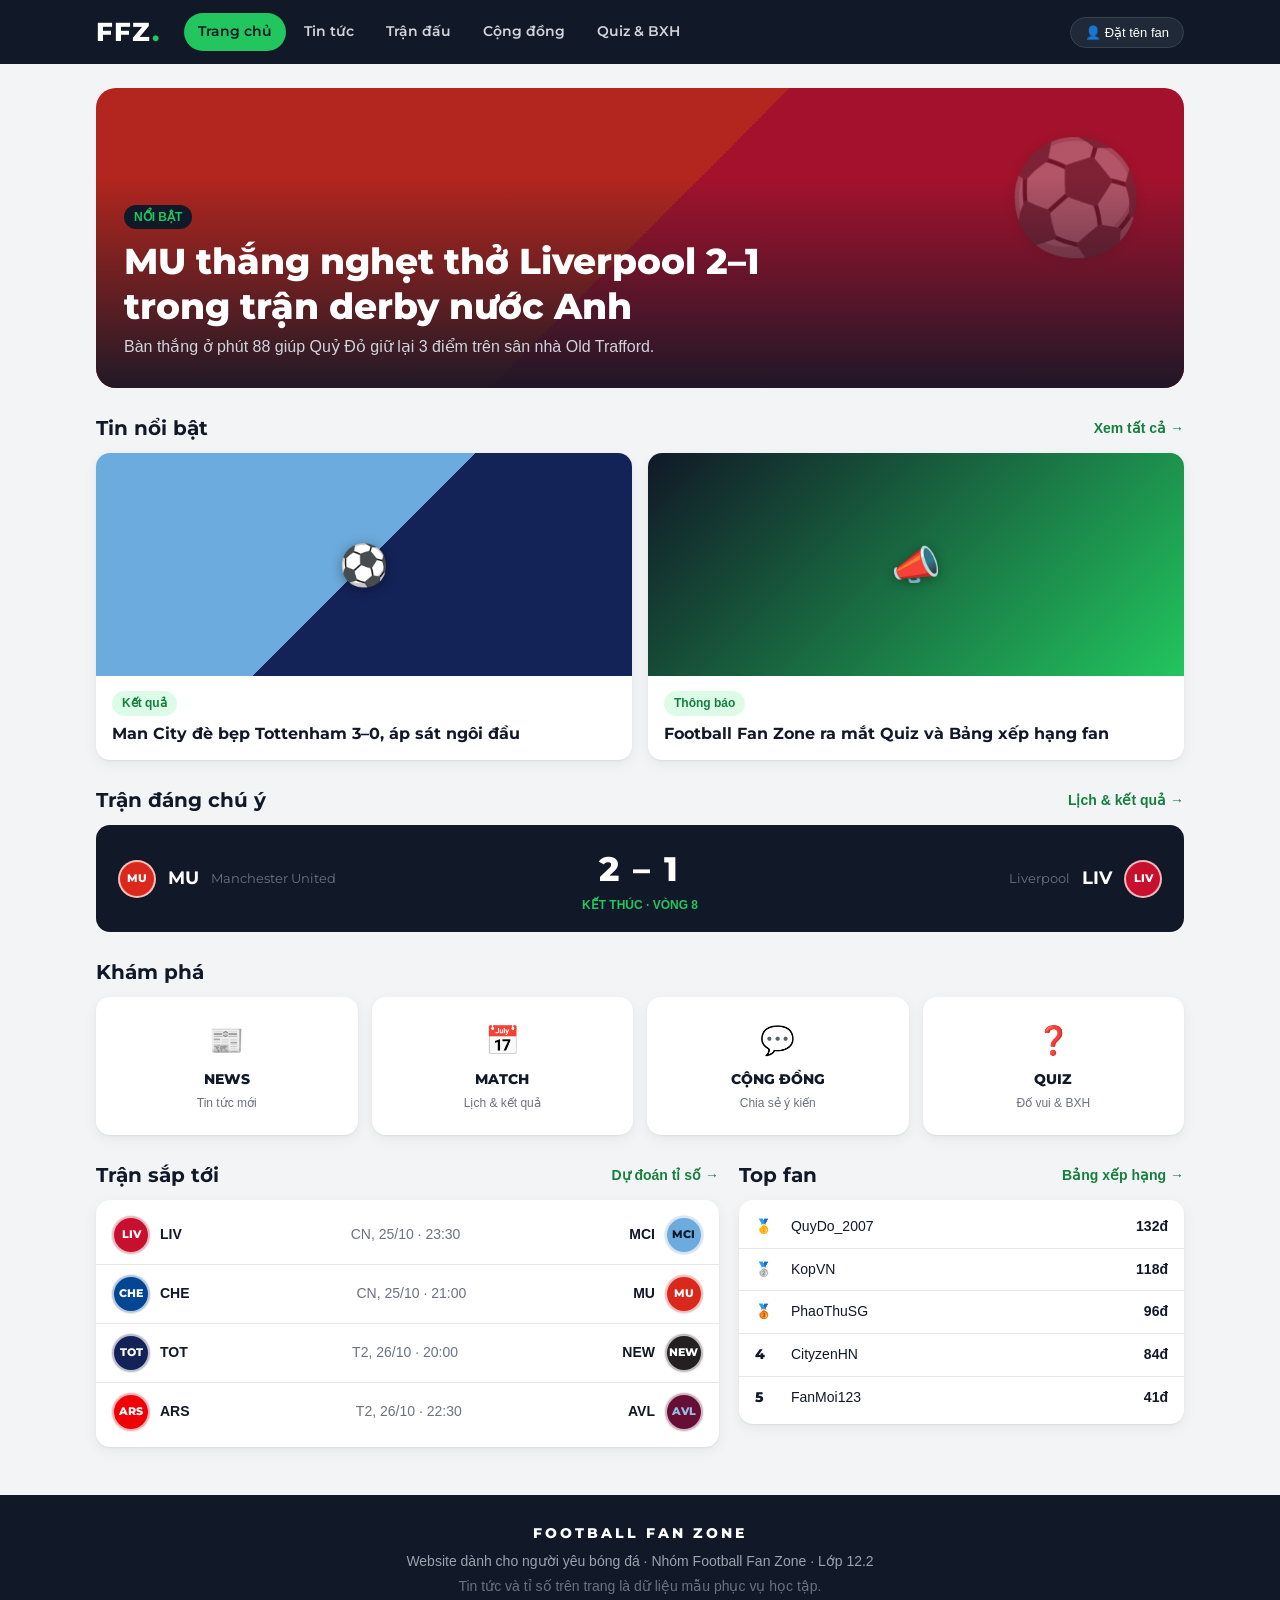
<file: index.html>
<!DOCTYPE html>
<html lang="vi">
<head>
<meta charset="UTF-8">
<meta name="viewport" content="width=device-width, initial-scale=1.0">
<title>Football Fan Zone – Trang chủ</title>
<meta name="description" content="Football Fan Zone – tin tức, lịch thi đấu, cộng đồng và quiz dành cho người yêu bóng đá.">
<link rel="icon" href="data:image/svg+xml,<svg xmlns='http://www.w3.org/2000/svg' viewBox='0 0 100 100'><text y='.9em' font-size='90'>⚽</text></svg>">
<link rel="preconnect" href="https://fonts.googleapis.com">
<link rel="preconnect" href="https://fonts.gstatic.com" crossorigin>
<link href="https://fonts.googleapis.com/css2?family=Montserrat:wght@600;700;800&display=swap" rel="stylesheet">
<link rel="stylesheet" href="style.css">
</head>
<body>
<main class="container" id="home"></main>
<script src="data.js"></script>
<script src="common.js"></script>
<script src="ranking.js"></script>
<script src="home.js"></script>
</body>
</html>
</file>
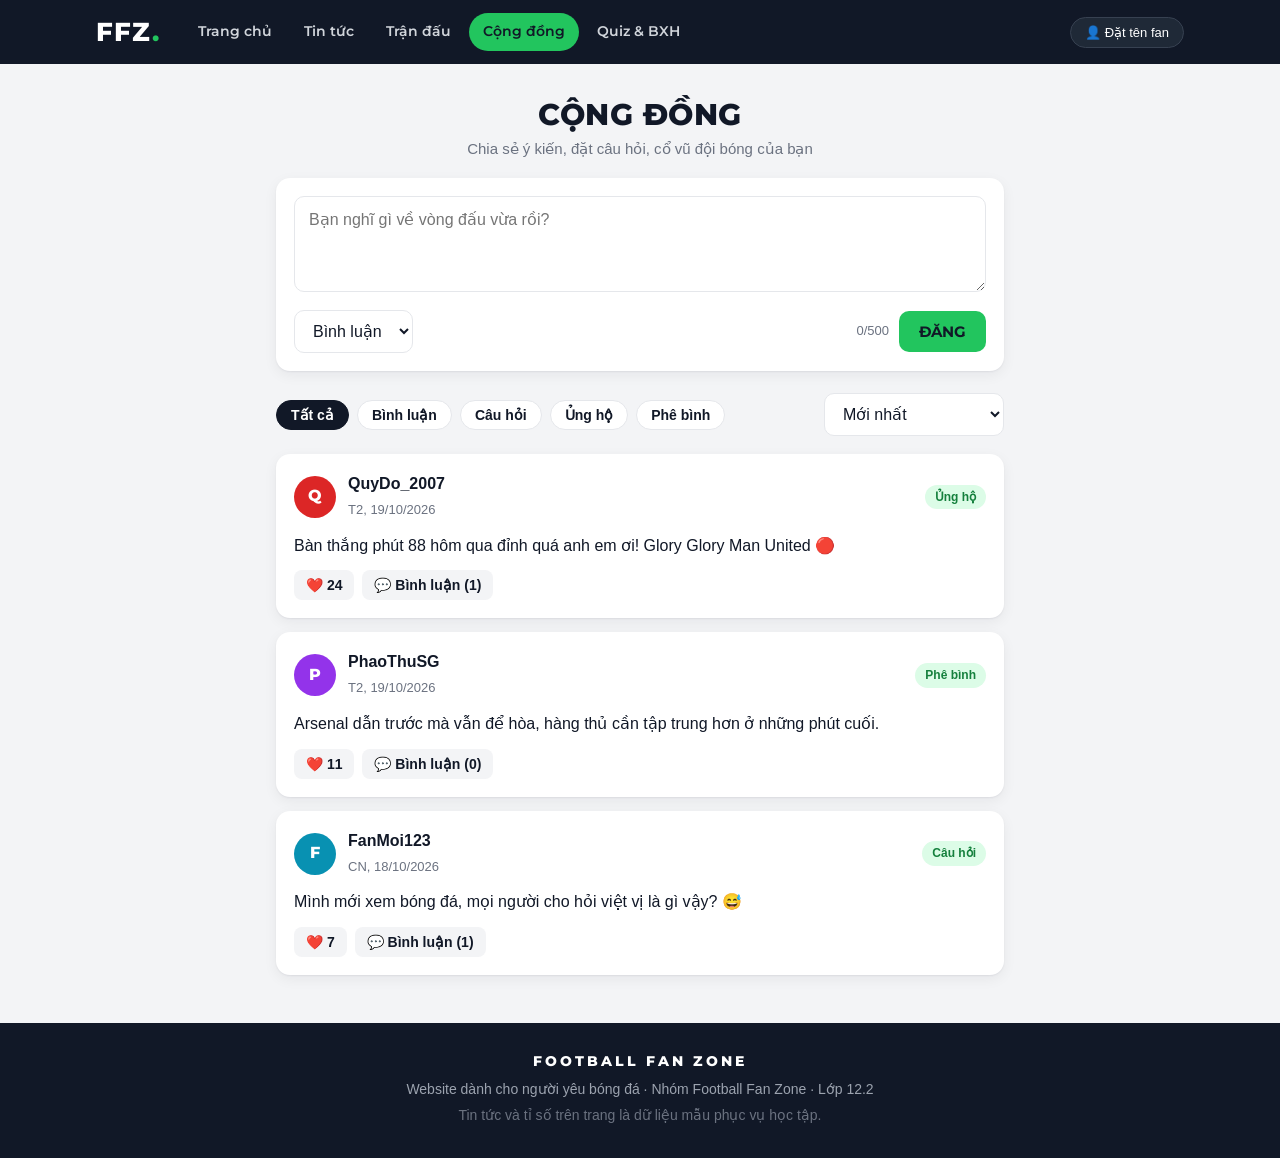
<file: community.html>
<!DOCTYPE html>
<html lang="vi">
<head>
<meta charset="UTF-8">
<meta name="viewport" content="width=device-width, initial-scale=1.0">
<title>Cộng đồng – Football Fan Zone</title>
<meta name="description" content="Football Fan Zone – tin tức, lịch thi đấu, cộng đồng và quiz dành cho người yêu bóng đá.">
<link rel="icon" href="data:image/svg+xml,<svg xmlns='http://www.w3.org/2000/svg' viewBox='0 0 100 100'><text y='.9em' font-size='90'>⚽</text></svg>">
<link rel="preconnect" href="https://fonts.googleapis.com">
<link rel="preconnect" href="https://fonts.gstatic.com" crossorigin>
<link href="https://fonts.googleapis.com/css2?family=Montserrat:wght@600;700;800&display=swap" rel="stylesheet">
<link rel="stylesheet" href="style.css">
</head>
<body>
<main class="container community-wrap">
  <h1 class="page-title">Cộng đồng<small>Chia sẻ ý kiến, đặt câu hỏi, cổ vũ đội bóng của bạn</small></h1>
  <form class="card composer" id="postForm">
    <textarea id="postContent" maxlength="500" placeholder="Bạn nghĩ gì về vòng đấu vừa rồi?"></textarea>
    <div class="composer-row">
      <select id="postTag">
        <option>Bình luận</option><option>Câu hỏi</option><option>Ủng hộ</option><option>Phê bình</option>
      </select>
      <span class="count" id="postCount">0/500</span>
      <button class="btn" type="submit">ĐĂNG</button>
    </div>
  </form>
  <div class="toolbar" style="margin-top:22px">
    <div class="chips" id="postFilters"></div>
    <select id="postSort" style="max-width:180px">
      <option value="new">Mới nhất</option><option value="hot">Nhiều thích nhất</option>
    </select>
  </div>
  <div id="postList"></div>
</main>
<script src="data.js"></script>
<script src="common.js"></script>
<script src="community.js"></script>
</body>
</html>
</file>
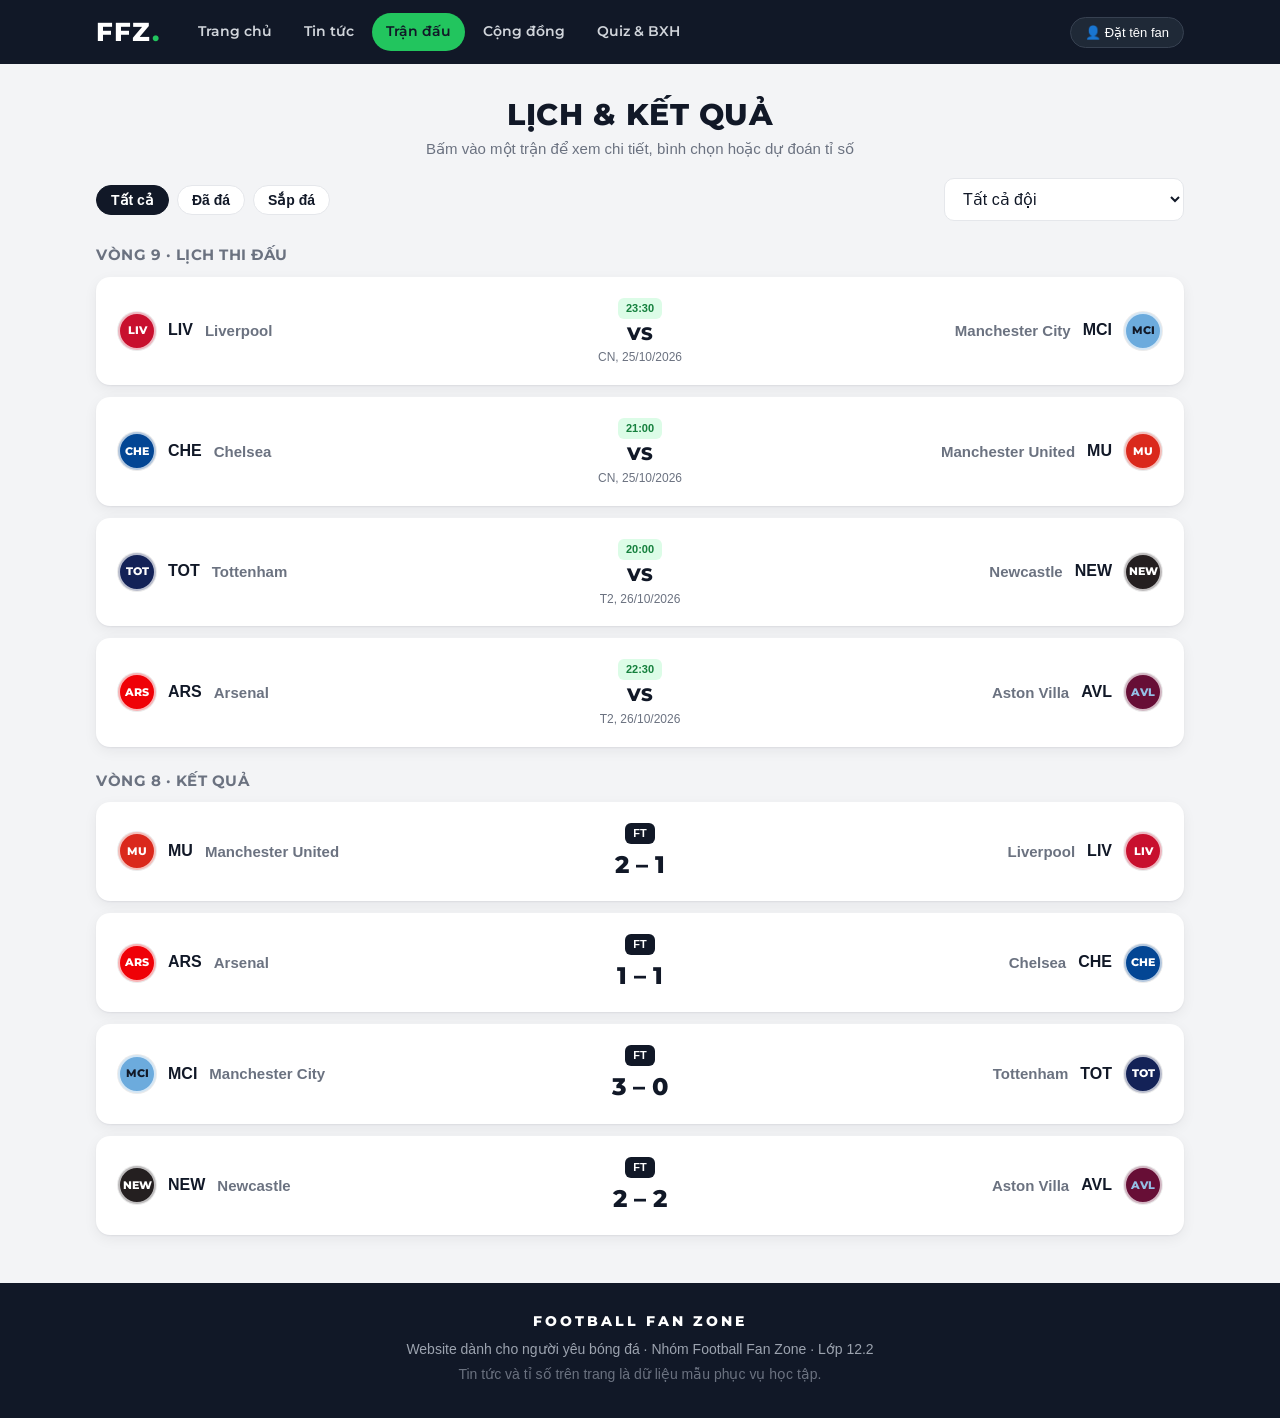
<file: match.html>
<!DOCTYPE html>
<html lang="vi">
<head>
<meta charset="UTF-8">
<meta name="viewport" content="width=device-width, initial-scale=1.0">
<title>Lịch & Kết quả – Football Fan Zone</title>
<meta name="description" content="Football Fan Zone – tin tức, lịch thi đấu, cộng đồng và quiz dành cho người yêu bóng đá.">
<link rel="icon" href="data:image/svg+xml,<svg xmlns='http://www.w3.org/2000/svg' viewBox='0 0 100 100'><text y='.9em' font-size='90'>⚽</text></svg>">
<link rel="preconnect" href="https://fonts.googleapis.com">
<link rel="preconnect" href="https://fonts.gstatic.com" crossorigin>
<link href="https://fonts.googleapis.com/css2?family=Montserrat:wght@600;700;800&display=swap" rel="stylesheet">
<link rel="stylesheet" href="style.css">
</head>
<body>
<main class="container">
  <h1 class="page-title">Lịch &amp; Kết quả<small>Bấm vào một trận để xem chi tiết, bình chọn hoặc dự đoán tỉ số</small></h1>
  <div class="toolbar">
    <div class="chips" id="matchFilters"></div>
    <select id="teamFilter" style="max-width:240px"></select>
  </div>
  <div id="matchList"></div>
</main>
<script src="data.js"></script>
<script src="common.js"></script>
<script src="match.js"></script>
</body>
</html>
</file>
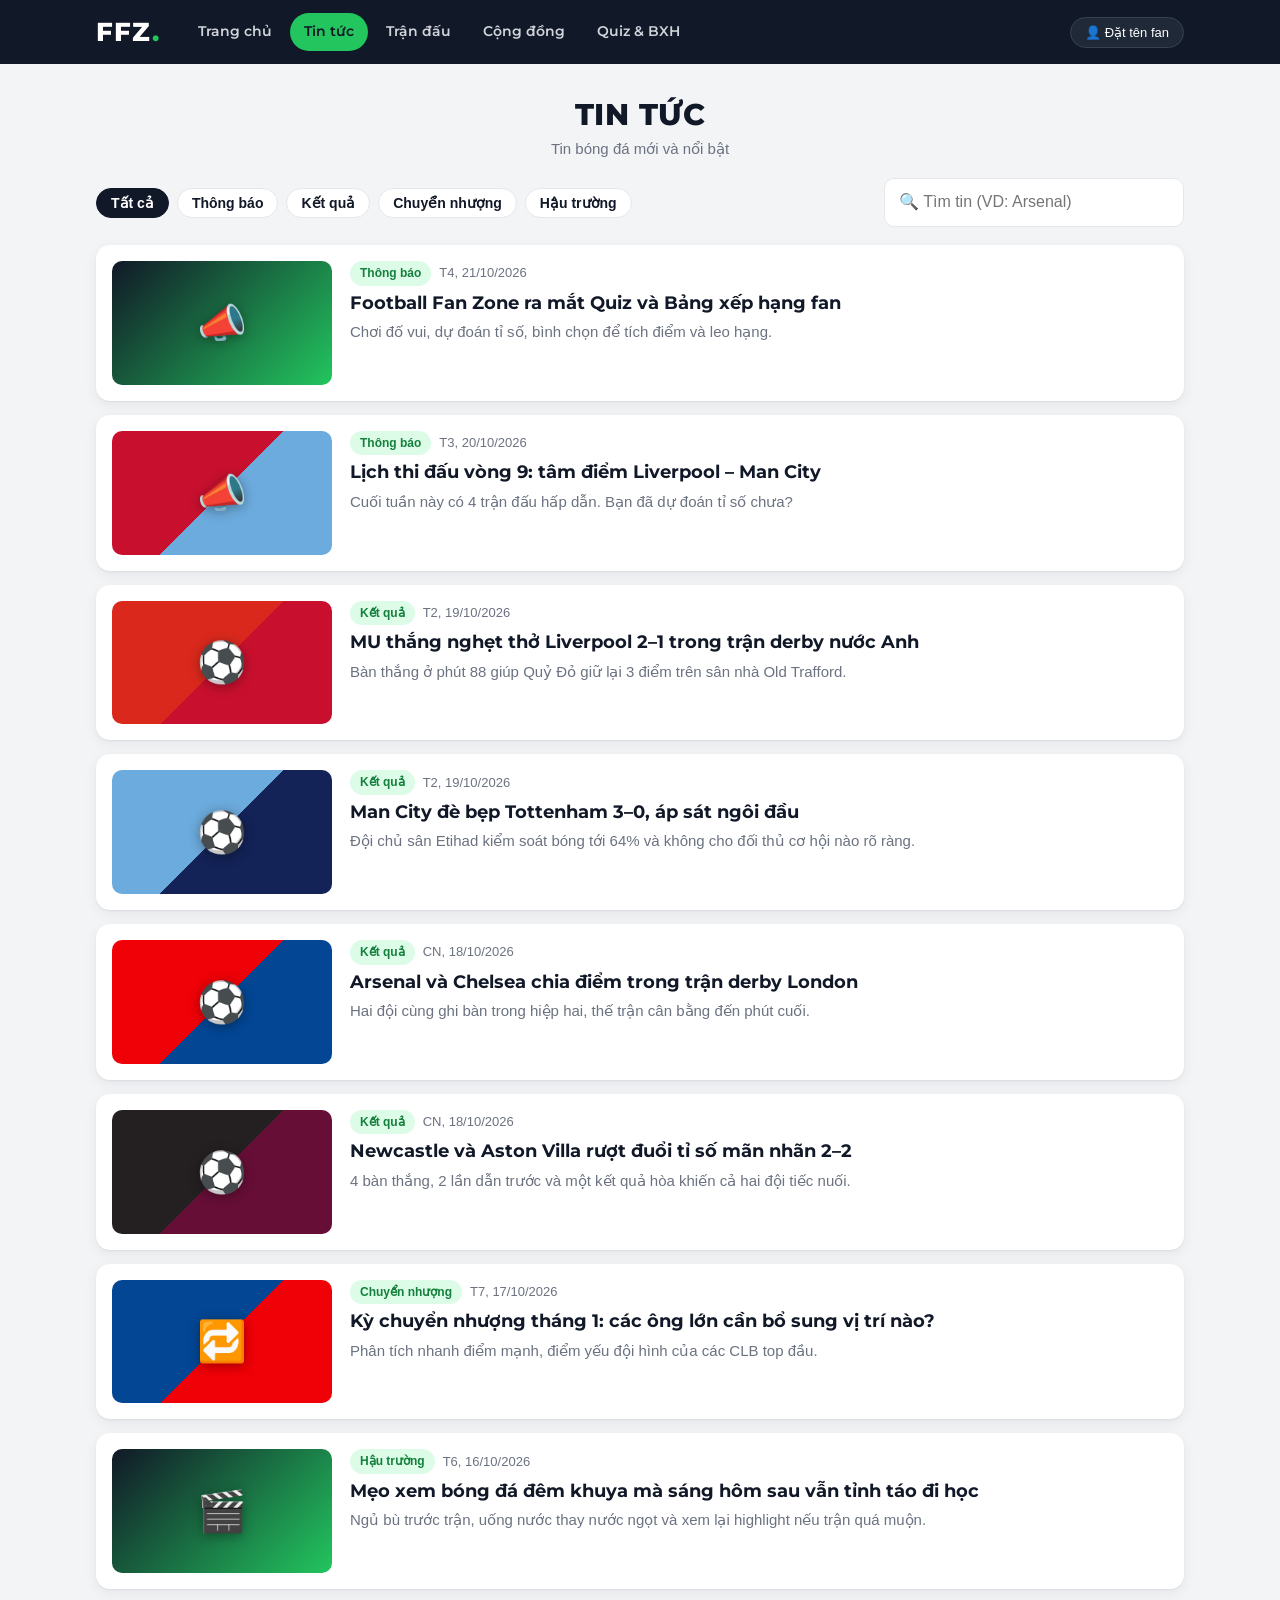
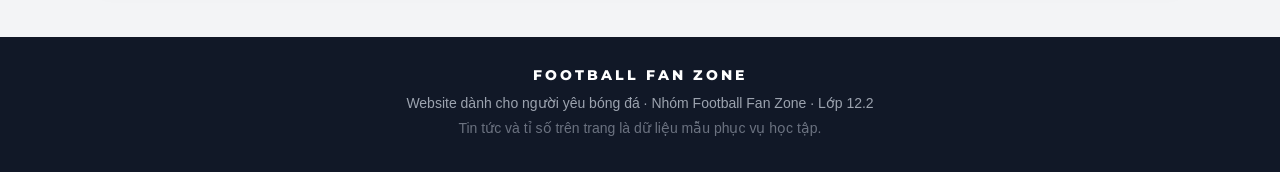
<file: news.html>
<!DOCTYPE html>
<html lang="vi">
<head>
<meta charset="UTF-8">
<meta name="viewport" content="width=device-width, initial-scale=1.0">
<title>Tin tức – Football Fan Zone</title>
<meta name="description" content="Football Fan Zone – tin tức, lịch thi đấu, cộng đồng và quiz dành cho người yêu bóng đá.">
<link rel="icon" href="data:image/svg+xml,<svg xmlns='http://www.w3.org/2000/svg' viewBox='0 0 100 100'><text y='.9em' font-size='90'>⚽</text></svg>">
<link rel="preconnect" href="https://fonts.googleapis.com">
<link rel="preconnect" href="https://fonts.gstatic.com" crossorigin>
<link href="https://fonts.googleapis.com/css2?family=Montserrat:wght@600;700;800&display=swap" rel="stylesheet">
<link rel="stylesheet" href="style.css">
</head>
<body>
<main class="container">
  <div id="newsListView">
    <h1 class="page-title">Tin tức<small>Tin bóng đá mới và nổi bật</small></h1>
    <div class="toolbar">
      <div class="chips" id="newsFilters"></div>
      <input id="newsSearch" type="search" placeholder="🔍 Tìm tin (VD: Arsenal)">
    </div>
    <div class="news-list" id="newsList"></div>
  </div>
  <article class="article card hidden" id="articleView"></article>
</main>
<script src="data.js"></script>
<script src="common.js"></script>
<script src="news.js"></script>
</body>
</html>
</file>
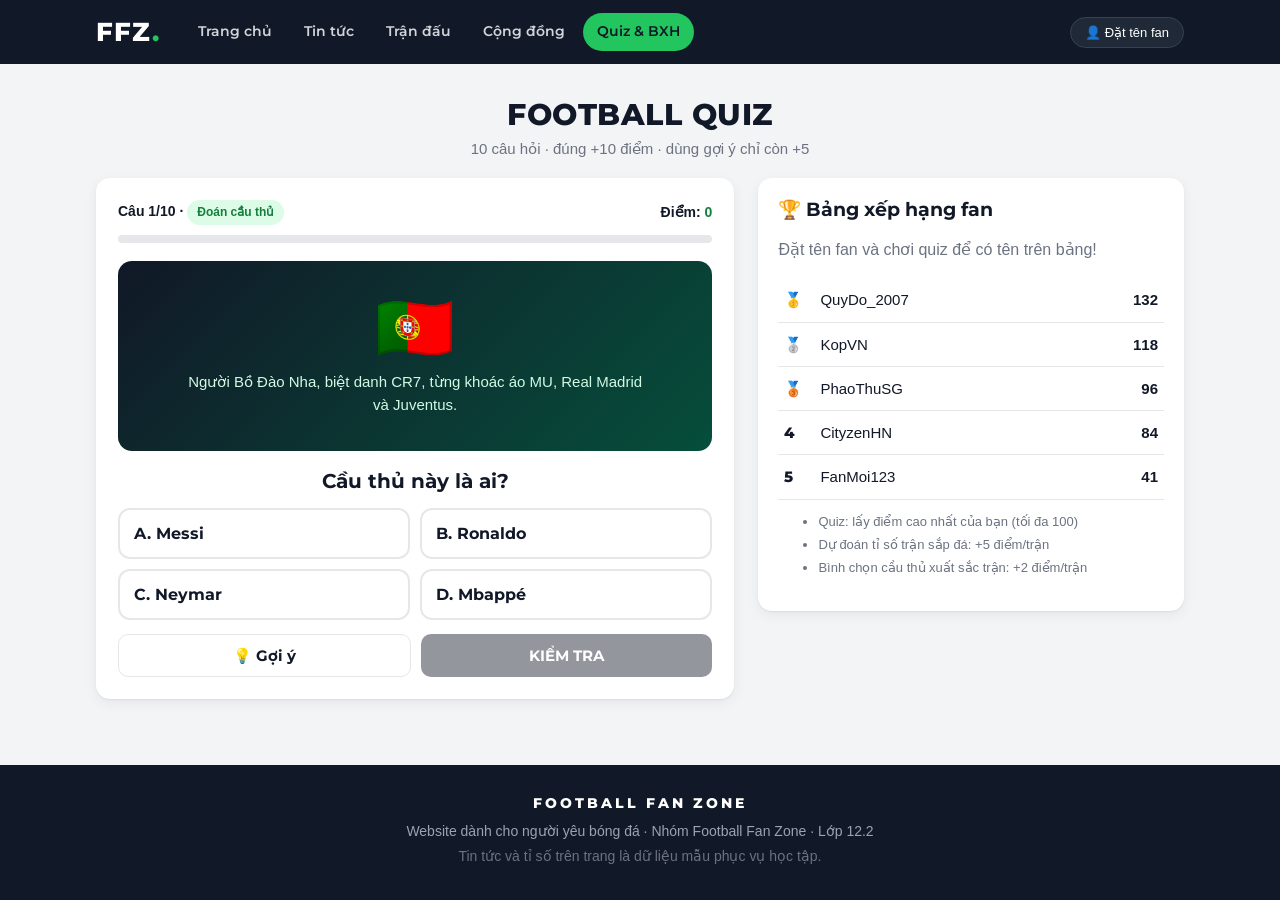
<file: quiz.html>
<!DOCTYPE html>
<html lang="vi">
<head>
<meta charset="UTF-8">
<meta name="viewport" content="width=device-width, initial-scale=1.0">
<title>Football Quiz – Football Fan Zone</title>
<meta name="description" content="Football Fan Zone – tin tức, lịch thi đấu, cộng đồng và quiz dành cho người yêu bóng đá.">
<link rel="icon" href="data:image/svg+xml,<svg xmlns='http://www.w3.org/2000/svg' viewBox='0 0 100 100'><text y='.9em' font-size='90'>⚽</text></svg>">
<link rel="preconnect" href="https://fonts.googleapis.com">
<link rel="preconnect" href="https://fonts.gstatic.com" crossorigin>
<link href="https://fonts.googleapis.com/css2?family=Montserrat:wght@600;700;800&display=swap" rel="stylesheet">
<link rel="stylesheet" href="style.css">
</head>
<body>
<main class="container">
  <h1 class="page-title">Football Quiz<small>10 câu hỏi · đúng +10 điểm · dùng gợi ý chỉ còn +5</small></h1>
  <div class="quiz-layout">
    <section class="card quiz-card" id="quizBox"></section>
    <aside class="card rank-card" id="rankBox"></aside>
  </div>
</main>
<script src="data.js"></script>
<script src="common.js"></script>
<script src="ranking.js"></script>
<script src="quiz.js"></script>
</body>
</html>
</file>
<file: style.css>
/* =========================================================
   style.css — giao diện chung Football Fan Zone
   Màu chủ đạo (theo phiếu 3): xanh lá #22C55E · đen #111827 · trắng #FFFFFF
   Font: Montserrat (tiêu đề) · Arial (nội dung)
   ========================================================= */
:root {
  --green: #22C55E;
  --green-dark: #15803D;
  --green-soft: #DCFCE7;
  --dark: #111827;
  --dark-2: #1F2937;
  --white: #FFFFFF;
  --bg: #F3F4F6;
  --line: #E5E7EB;
  --muted: #6B7280;
  --red: #EF4444;
  --yellow: #FACC15;
  --radius: 14px;
  --shadow: 0 1px 2px rgba(17,24,39,.06), 0 4px 14px rgba(17,24,39,.06);
}
* { box-sizing: border-box; }
html { scroll-behavior: smooth; }
body {
  margin: 0; background: var(--bg); color: var(--dark);
  font-family: Arial, Helvetica, sans-serif; font-size: 16px; line-height: 1.55;
  display: flex; flex-direction: column; min-height: 100vh;
}
main { flex: 1; }
h1, h2, h3, h4, .logo, .btn, .badge, .score, .nav a { font-family: "Montserrat", Arial, sans-serif; }
h1, h2, h3 { margin: 0 0 .5em; line-height: 1.25; }
a { color: inherit; text-decoration: none; }
img { max-width: 100%; display: block; }
.container { width: 100%; max-width: 1120px; margin: 0 auto; padding: 0 16px; }
.muted { color: var(--muted); }
.hidden { display: none !important; }

/* ---------- Header / Menu ---------- */
.site-header { background: var(--dark); color: var(--white); position: sticky; top: 0; z-index: 50; }
.header-inner { display: flex; align-items: center; gap: 24px; height: 64px; }
.logo { font-weight: 800; font-size: 26px; letter-spacing: 1px; color: var(--white); }
.logo span { color: var(--green); }
.logo.small { font-size: 14px; letter-spacing: 3px; }
.nav { display: flex; gap: 4px; flex: 1; }
.nav a { padding: 8px 14px; border-radius: 999px; font-weight: 600; font-size: 14px; color: #D1D5DB; transition: .15s; }
.nav a:hover { color: var(--white); background: var(--dark-2); }
.nav a.active { background: var(--green); color: var(--dark); }
.header-right { display: flex; align-items: center; gap: 8px; margin-left: auto; }
.user-chip { background: var(--dark-2); color: var(--white); border: 1px solid #374151; border-radius: 999px; padding: 7px 14px; font-size: 13px; cursor: pointer; white-space: nowrap; }
.user-chip b { color: var(--green); }
.menu-btn { display: none; background: none; border: 0; color: var(--white); font-size: 26px; cursor: pointer; padding: 4px 8px; }

/* ---------- Footer ---------- */
.site-footer { background: var(--dark); color: #9CA3AF; text-align: center; padding: 28px 0; margin-top: 48px; font-size: 14px; }
.site-footer .logo { color: var(--white); margin-bottom: 6px; }
.site-footer p { margin: 4px 0; }

/* ---------- Thành phần chung ---------- */
.page-title { text-align: center; margin: 32px 0 20px; font-size: 30px; font-weight: 800; text-transform: uppercase; letter-spacing: .5px; }
.page-title small { display: block; font-family: Arial, sans-serif; font-size: 15px; font-weight: 400; color: var(--muted); text-transform: none; letter-spacing: 0; margin-top: 6px; }
.section-title { display: flex; align-items: center; justify-content: space-between; margin: 28px 0 12px; }
.section-title h2 { font-size: 20px; margin: 0; }
.section-title a { color: var(--green-dark); font-weight: 700; font-size: 14px; }
.card { background: var(--white); border-radius: var(--radius); box-shadow: var(--shadow); }
.btn {
  display: inline-flex; align-items: center; justify-content: center; gap: 6px;
  background: var(--green); color: var(--dark); border: 0; border-radius: 10px;
  padding: 11px 20px; font-weight: 700; font-size: 15px; cursor: pointer; transition: .15s;
}
.btn:hover { background: var(--green-dark); color: var(--white); }
.btn:disabled { opacity: .45; cursor: not-allowed; background: var(--green); color: var(--dark); }
.btn.dark { background: var(--dark); color: var(--white); }
.btn.dark:hover { background: var(--dark-2); }
.btn.ghost { background: transparent; border: 1.5px solid var(--line); color: var(--dark); }
.btn.ghost:hover { border-color: var(--dark); background: transparent; color: var(--dark); }
.btn.block { width: 100%; }
.chips { display: flex; flex-wrap: wrap; gap: 8px; }
.chip { border: 1.5px solid var(--line); background: var(--white); border-radius: 999px; padding: 6px 14px; font-size: 14px; cursor: pointer; font-weight: 600; color: var(--dark); }
.chip.active { background: var(--dark); color: var(--white); border-color: var(--dark); }
.tag { display: inline-block; font-size: 12px; font-weight: 700; padding: 3px 10px; border-radius: 999px; background: var(--green-soft); color: var(--green-dark); }
.tag.dark { background: var(--dark); color: var(--green); }
input, textarea, select {
  font: inherit; width: 100%; padding: 11px 14px; border: 1.5px solid var(--line);
  border-radius: 10px; background: var(--white); color: var(--dark);
}
input:focus, textarea:focus, select:focus { outline: none; border-color: var(--green); box-shadow: 0 0 0 3px rgba(34,197,94,.2); }
textarea { resize: vertical; min-height: 96px; }

/* Huy hiệu đội bóng */
.badge {
  display: inline-flex; align-items: center; justify-content: center; flex-shrink: 0;
  width: 38px; height: 38px; border-radius: 50%; font-size: 11px; font-weight: 800;
  border: 2px solid rgba(255,255,255,.7); box-shadow: 0 0 0 1px rgba(0,0,0,.08);
}
.badge.lg { width: 64px; height: 64px; font-size: 16px; }

/* Ảnh tin tức */
.news-img { width: 100%; aspect-ratio: 16/9; object-fit: cover; border-radius: 10px; }
.news-img.placeholder { display: flex; align-items: center; justify-content: center; }
.news-img.placeholder span { font-size: 40px; filter: drop-shadow(0 2px 6px rgba(0,0,0,.35)); }

/* ---------- TRANG CHỦ ---------- */
.hero {
  position: relative; margin-top: 24px; border-radius: 20px; overflow: hidden; min-height: 300px;
  display: flex; align-items: flex-end; color: var(--white); cursor: pointer;
}
.hero .news-img { position: absolute; inset: 0; height: 100%; aspect-ratio: auto; border-radius: 0; }
.hero .news-img.placeholder { justify-content: flex-end; align-items: flex-start; padding: 24px 40px; }
.hero .news-img.placeholder span { font-size: 110px; opacity: .35; }
.hero::after { content: ""; position: absolute; inset: 0; background: linear-gradient(0deg, rgba(17,24,39,.92) 0%, rgba(17,24,39,.2) 70%); }
.hero-content { position: relative; z-index: 1; padding: 28px; max-width: 720px; }
.hero h1 { font-size: clamp(22px, 4vw, 36px); font-weight: 800; margin: 10px 0 6px; }
.hero p { margin: 0; color: #D1D5DB; }
.hot-grid { display: grid; grid-template-columns: repeat(2, 1fr); gap: 16px; }
.hot-card { overflow: hidden; transition: transform .15s; }
.hot-card:hover { transform: translateY(-3px); }
.hot-card .news-img { border-radius: 0; aspect-ratio: 2.4/1; }
.hot-card .body { padding: 14px 16px 16px; }
.hot-card h3 { font-size: 16px; margin: 8px 0 0; }
.score-bar {
  display: grid; grid-template-columns: 1fr auto 1fr; align-items: center; gap: 12px;
  background: var(--dark); color: var(--white); border-radius: var(--radius); padding: 18px 22px; transition: .15s;
}
.score-bar:hover { background: var(--dark-2); }
.score-bar .side { display: flex; align-items: center; gap: 12px; font-weight: 700; font-family: Montserrat, Arial, sans-serif; font-size: 18px; }
.score-bar .side.away { justify-content: flex-end; }
.score-bar .mid { text-align: center; }
.score-bar .score { font-size: 34px; font-weight: 800; letter-spacing: 2px; }
.score-bar .mid small { display: block; color: var(--green); font-size: 12px; font-weight: 700; }
.quick-grid { display: grid; grid-template-columns: repeat(4, 1fr); gap: 14px; }
.quick { padding: 20px 12px; text-align: center; font-weight: 800; font-family: Montserrat, Arial, sans-serif; font-size: 14px; transition: .15s; border: 2px solid transparent; }
.quick:hover { border-color: var(--green); transform: translateY(-2px); }
.quick .ico { font-size: 28px; display: block; margin-bottom: 6px; }
.quick small { display: block; font-family: Arial, sans-serif; font-weight: 400; color: var(--muted); font-size: 12px; margin-top: 4px; }
.home-two { display: grid; grid-template-columns: 1.4fr 1fr; gap: 20px; }
.mini-list { padding: 6px 0; }
.mini-row { display: flex; align-items: center; gap: 10px; padding: 10px 16px; border-bottom: 1px solid var(--line); font-size: 14px; }
.mini-row:last-child { border-bottom: 0; }
.mini-row .rank { width: 26px; font-weight: 800; font-family: Montserrat, Arial, sans-serif; }
.mini-row .grow { flex: 1; }

/* ---------- TIN TỨC ---------- */
.toolbar { display: flex; flex-wrap: wrap; gap: 12px; align-items: center; justify-content: space-between; margin-bottom: 18px; }
.toolbar input { max-width: 300px; }
.news-list { display: grid; gap: 14px; }
.news-item { display: grid; grid-template-columns: 220px 1fr; gap: 18px; padding: 14px; cursor: pointer; transition: .15s; border: 2px solid transparent; }
.news-item:hover { border-color: var(--green); }
.news-item h3 { font-size: 18px; margin: 6px 0; }
.news-item p { margin: 0; color: var(--muted); font-size: 15px; }
.meta { font-size: 13px; color: var(--muted); display: flex; gap: 8px; align-items: center; flex-wrap: wrap; }
.article { max-width: 760px; margin: 24px auto 0; padding: 24px; }
.article h1 { font-size: clamp(24px, 4vw, 32px); font-weight: 800; margin: 12px 0; }
.article .news-img { margin: 16px 0; }
.article p { font-size: 17px; }
.empty { text-align: center; padding: 40px 16px; color: var(--muted); }

/* ---------- TRẬN ĐẤU ---------- */
.round-title { font-size: 15px; color: var(--muted); font-weight: 700; margin: 22px 0 10px; text-transform: uppercase; letter-spacing: .5px; font-family: Montserrat, Arial, sans-serif; }
.match-list { display: grid; gap: 12px; }
.match-row {
  display: grid; grid-template-columns: 1fr 120px 1fr; align-items: center; gap: 10px;
  padding: 16px 20px; cursor: pointer; border: 2px solid transparent; transition: .15s;
}
.match-row:hover { border-color: var(--green); }
.match-row .team { display: flex; align-items: center; gap: 12px; font-weight: 700; }
.match-row .team.away { justify-content: flex-end; text-align: right; }
.match-row .team .full { font-size: 15px; }
.match-row .center { text-align: center; }
.match-row .score { font-size: 24px; font-weight: 800; }
.match-row .center small { display: block; font-size: 12px; color: var(--muted); }
.status { font-size: 11px; font-weight: 800; padding: 2px 8px; border-radius: 6px; display: inline-block; margin-bottom: 2px; }
.status.ft { background: var(--dark); color: var(--white); }
.status.up { background: var(--green-soft); color: var(--green-dark); }
.pred-flag { font-size: 12px; color: var(--green-dark); font-weight: 700; }

/* Modal (cửa sổ chi tiết) */
.modal-backdrop { position: fixed; inset: 0; background: rgba(17,24,39,.6); z-index: 100; display: flex; align-items: flex-start; justify-content: center; padding: 40px 16px; overflow-y: auto; animation: fade .15s; }
.modal { background: var(--white); border-radius: 18px; width: 100%; max-width: 620px; padding: 24px; position: relative; animation: pop .18s; }
.modal.small { max-width: 400px; }
.modal h3 { font-size: 20px; }
.modal-actions { display: flex; gap: 10px; justify-content: flex-end; margin-top: 16px; }
.modal-close { position: absolute; top: 12px; right: 12px; background: var(--bg); border: 0; width: 36px; height: 36px; border-radius: 50%; font-size: 18px; cursor: pointer; }
@keyframes fade { from { opacity: 0; } }
@keyframes pop { from { transform: scale(.96); opacity: 0; } }
.md-head { display: grid; grid-template-columns: 1fr auto 1fr; align-items: start; text-align: center; gap: 8px; padding: 10px 0 18px; border-bottom: 1px solid var(--line); }
.md-head .t { display: flex; flex-direction: column; align-items: center; gap: 8px; font-weight: 700; font-size: 14px; }
.md-head .score { font-size: 42px; font-weight: 800; }
.md-head > div:nth-child(2) { padding-top: 10px; }
.md-sec { margin-top: 20px; }
.md-sec h4 { font-size: 15px; margin: 0 0 10px; text-transform: uppercase; letter-spacing: .5px; }
.timeline { list-style: none; padding: 0; margin: 0; }
.timeline li { display: grid; grid-template-columns: 1fr 50px 1fr; align-items: center; padding: 6px 0; font-size: 14px; }
.timeline .min { text-align: center; font-weight: 800; color: var(--muted); font-size: 13px; }
.timeline .home-ev { text-align: right; }
.card-ico { display: inline-block; width: 10px; height: 14px; border-radius: 2px; vertical-align: -2px; }
.card-ico.yellow { background: var(--yellow); }
.card-ico.red { background: var(--red); }
.stat { margin-bottom: 10px; font-size: 14px; }
.stat .labels { display: flex; justify-content: space-between; font-weight: 700; }
.stat .labels span:nth-child(2) { font-weight: 400; color: var(--muted); }
.stat .bar { display: flex; height: 8px; border-radius: 99px; overflow: hidden; background: var(--line); margin-top: 4px; gap: 3px; }
.stat .bar i { display: block; height: 100%; }
.stat .bar i:first-child { background: var(--dark); border-radius: 99px 0 0 99px; }
.stat .bar i:last-child { background: var(--green); border-radius: 0 99px 99px 0; }
.vote-list { display: grid; gap: 8px; }
.vote-opt { display: flex; justify-content: space-between; align-items: center; padding: 11px 14px; border: 1.5px solid var(--line); border-radius: 10px; cursor: pointer; font-weight: 600; background: var(--white); font-size: 15px; text-align: left; width: 100%; color: var(--dark); }
.vote-opt:hover:not(:disabled) { border-color: var(--green); }
.vote-opt.chosen { border-color: var(--green); background: var(--green-soft); }
.vote-opt:disabled { cursor: default; }
.predict-box { display: flex; align-items: center; justify-content: center; gap: 12px; margin: 10px 0 14px; }
.predict-box input { width: 70px; text-align: center; font-size: 26px; font-weight: 800; font-family: Montserrat, Arial, sans-serif; padding: 8px; }
.predict-box .dash { font-size: 24px; font-weight: 800; }
.fanbar { display: flex; height: 30px; border-radius: 8px; overflow: hidden; font-size: 12px; font-weight: 700; color: var(--white); }
.fanbar div { display: flex; align-items: center; justify-content: center; min-width: 34px; }
.fanbar-legend { display: flex; justify-content: space-between; font-size: 12px; color: var(--muted); margin-top: 4px; }
.note { background: var(--green-soft); color: var(--green-dark); padding: 10px 14px; border-radius: 10px; font-size: 14px; font-weight: 600; }

/* ---------- CỘNG ĐỒNG ---------- */
.community-wrap { max-width: 760px; margin: 0 auto; }
.composer { padding: 18px; }
.composer-row { display: flex; gap: 10px; align-items: center; justify-content: space-between; margin-top: 10px; flex-wrap: wrap; }
.composer-row select { width: auto; }
.composer-row .count { font-size: 13px; color: var(--muted); margin-left: auto; }
.post { padding: 18px; margin-top: 14px; }
.post-head { display: flex; align-items: center; gap: 12px; }
.avatar { width: 42px; height: 42px; border-radius: 50%; display: flex; align-items: center; justify-content: center; font-weight: 800; color: var(--white); font-family: Montserrat, Arial, sans-serif; flex-shrink: 0; }
.post-head .who { flex: 1; }
.post-head .who b { display: block; }
.post-content { margin: 12px 0; white-space: pre-wrap; word-wrap: break-word; }
.post-actions { display: flex; gap: 8px; flex-wrap: wrap; }
.act { background: var(--bg); border: 0; border-radius: 8px; padding: 7px 12px; font-size: 14px; cursor: pointer; font-weight: 600; color: var(--dark); }
.act:hover { background: var(--line); }
.act.liked { background: #FEE2E2; color: #B91C1C; }
.act.del { margin-left: auto; color: var(--red); background: transparent; }
.comments { margin-top: 12px; border-top: 1px solid var(--line); padding-top: 10px; }
.comment { background: var(--bg); border-radius: 10px; padding: 8px 12px; margin-bottom: 8px; font-size: 14px; }
.comment-form { display: flex; gap: 8px; }
.comment-form input { padding: 8px 12px; }
.comment-form .btn { padding: 8px 14px; font-size: 14px; }

/* ---------- QUIZ ---------- */
.quiz-layout { display: grid; grid-template-columns: 1.5fr 1fr; gap: 24px; align-items: start; }
.quiz-card { padding: 22px; }
.quiz-top { display: flex; justify-content: space-between; align-items: center; font-weight: 700; font-size: 14px; margin-bottom: 10px; }
.progress { height: 8px; background: var(--line); border-radius: 99px; overflow: hidden; margin-bottom: 18px; }
.progress i { display: block; height: 100%; background: var(--green); transition: width .3s; }
.quiz-visual {
  border-radius: 14px; background: linear-gradient(135deg, var(--dark), #064E3B); color: var(--white);
  min-height: 190px; display: flex; flex-direction: column; align-items: center; justify-content: center;
  text-align: center; padding: 20px; gap: 10px;
}
.quiz-visual .big { font-size: 64px; line-height: 1; }
.quiz-visual img { max-height: 220px; border-radius: 10px; }
.quiz-visual .clue { max-width: 460px; font-size: 15px; color: #D1FAE5; }
.quiz-q { font-size: 20px; text-align: center; margin: 18px 0 14px; }
.options { display: grid; grid-template-columns: 1fr 1fr; gap: 10px; }
.opt { padding: 14px; border: 2px solid var(--line); border-radius: 12px; background: var(--white); font-size: 16px; font-weight: 700; cursor: pointer; text-align: left; color: var(--dark); font-family: Montserrat, Arial, sans-serif; }
.opt:hover:not(:disabled) { border-color: var(--dark); }
.opt.selected { border-color: var(--dark); background: var(--dark); color: var(--white); }
.opt.correct { border-color: var(--green); background: var(--green); color: var(--dark); }
.opt.wrong { border-color: var(--red); background: #FEE2E2; color: #991B1B; }
.opt:disabled { cursor: default; }
.quiz-actions { display: flex; gap: 10px; margin-top: 14px; }
.quiz-actions .btn { flex: 1; }
.feedback { margin-top: 14px; padding: 12px 14px; border-radius: 10px; font-size: 15px; }
.feedback.ok { background: var(--green-soft); color: #14532D; }
.feedback.no { background: #FEE2E2; color: #7F1D1D; }
.hint-text { margin-top: 10px; font-size: 14px; color: var(--muted); text-align: center; }
.result { text-align: center; padding: 10px 0; }
.result .big-score { font-size: 64px; font-weight: 800; font-family: Montserrat, Arial, sans-serif; color: var(--green-dark); line-height: 1.1; }
.result-list { text-align: left; margin: 16px 0; font-size: 14px; }
.result-list div { padding: 6px 0; border-bottom: 1px solid var(--line); }
.rank-card { padding: 20px; }
.rank-table { width: 100%; border-collapse: collapse; font-size: 15px; }
.rank-table td { padding: 10px 6px; border-bottom: 1px solid var(--line); }
.rank-table td:first-child { width: 36px; font-weight: 800; font-family: Montserrat, Arial, sans-serif; }
.rank-table td:last-child { text-align: right; font-weight: 800; }
.rank-table tr.me { background: var(--green-soft); }
.rank-table tr.me td:first-child { border-radius: 8px 0 0 8px; }
.rank-rules { font-size: 13px; color: var(--muted); margin-top: 12px; }
.rank-rules li { margin: 3px 0; }
.my-points { display: grid; grid-template-columns: repeat(3, 1fr); gap: 8px; margin: 12px 0; text-align: center; }
.my-points div { background: var(--bg); border-radius: 10px; padding: 8px 4px; font-size: 12px; color: var(--muted); }
.my-points b { display: block; font-size: 18px; color: var(--dark); font-family: Montserrat, Arial, sans-serif; }

/* Thông báo nhỏ */
.toast { position: fixed; left: 50%; bottom: 24px; transform: translate(-50%, 20px); background: var(--dark); color: var(--white); padding: 12px 20px; border-radius: 12px; font-weight: 600; opacity: 0; transition: .25s; z-index: 200; box-shadow: var(--shadow); max-width: calc(100% - 32px); }
.toast.show { opacity: 1; transform: translate(-50%, 0); }

/* ---------- ĐIỆN THOẠI / MÁY TÍNH BẢNG ---------- */
@media (max-width: 860px) {
  .home-two, .quiz-layout { grid-template-columns: 1fr; }
  .quick-grid { grid-template-columns: repeat(2, 1fr); }
}
@media (max-width: 720px) {
  .menu-btn { display: block; }
  .nav { display: none; position: absolute; top: 64px; left: 0; right: 0; background: var(--dark); flex-direction: column; padding: 8px 16px 16px; gap: 4px; border-top: 1px solid #374151; }
  .nav.open { display: flex; }
  .nav a { padding: 12px 14px; border-radius: 10px; font-size: 16px; }
  .user-chip { padding: 6px 10px; font-size: 12px; max-width: 170px; overflow: hidden; text-overflow: ellipsis; }
  .page-title { font-size: 24px; margin: 24px 0 16px; }
  .hero { min-height: 230px; }
  .hero-content { padding: 20px; }
  .hot-grid { gap: 12px; }
  .hot-card h3 { font-size: 14px; }
  .hot-card .news-img { aspect-ratio: 16/9; }
  .hero .news-img.placeholder { padding: 14px 18px; }
  .hero .news-img.placeholder span { font-size: 60px; }
  .score-bar { padding: 14px 16px; }
  .score-bar .side { font-size: 15px; gap: 8px; }
  .score-bar .side .full { display: none; }
  .score-bar .score { font-size: 28px; }
  .news-item { grid-template-columns: 110px 1fr; gap: 12px; padding: 10px; }
  .news-item h3 { font-size: 15px; }
  .news-item p { display: none; }
  .news-img.placeholder span { font-size: 28px; }
  .toolbar input { max-width: none; }
  .match-row { grid-template-columns: 1fr 86px 1fr; padding: 14px 12px; }
  .match-row .team .full { display: none; }
  .match-row .score { font-size: 22px; }
  .options { grid-template-columns: 1fr 1fr; }
  .opt { font-size: 14px; padding: 12px 10px; }
  .article { padding: 16px; }
}
</file>
